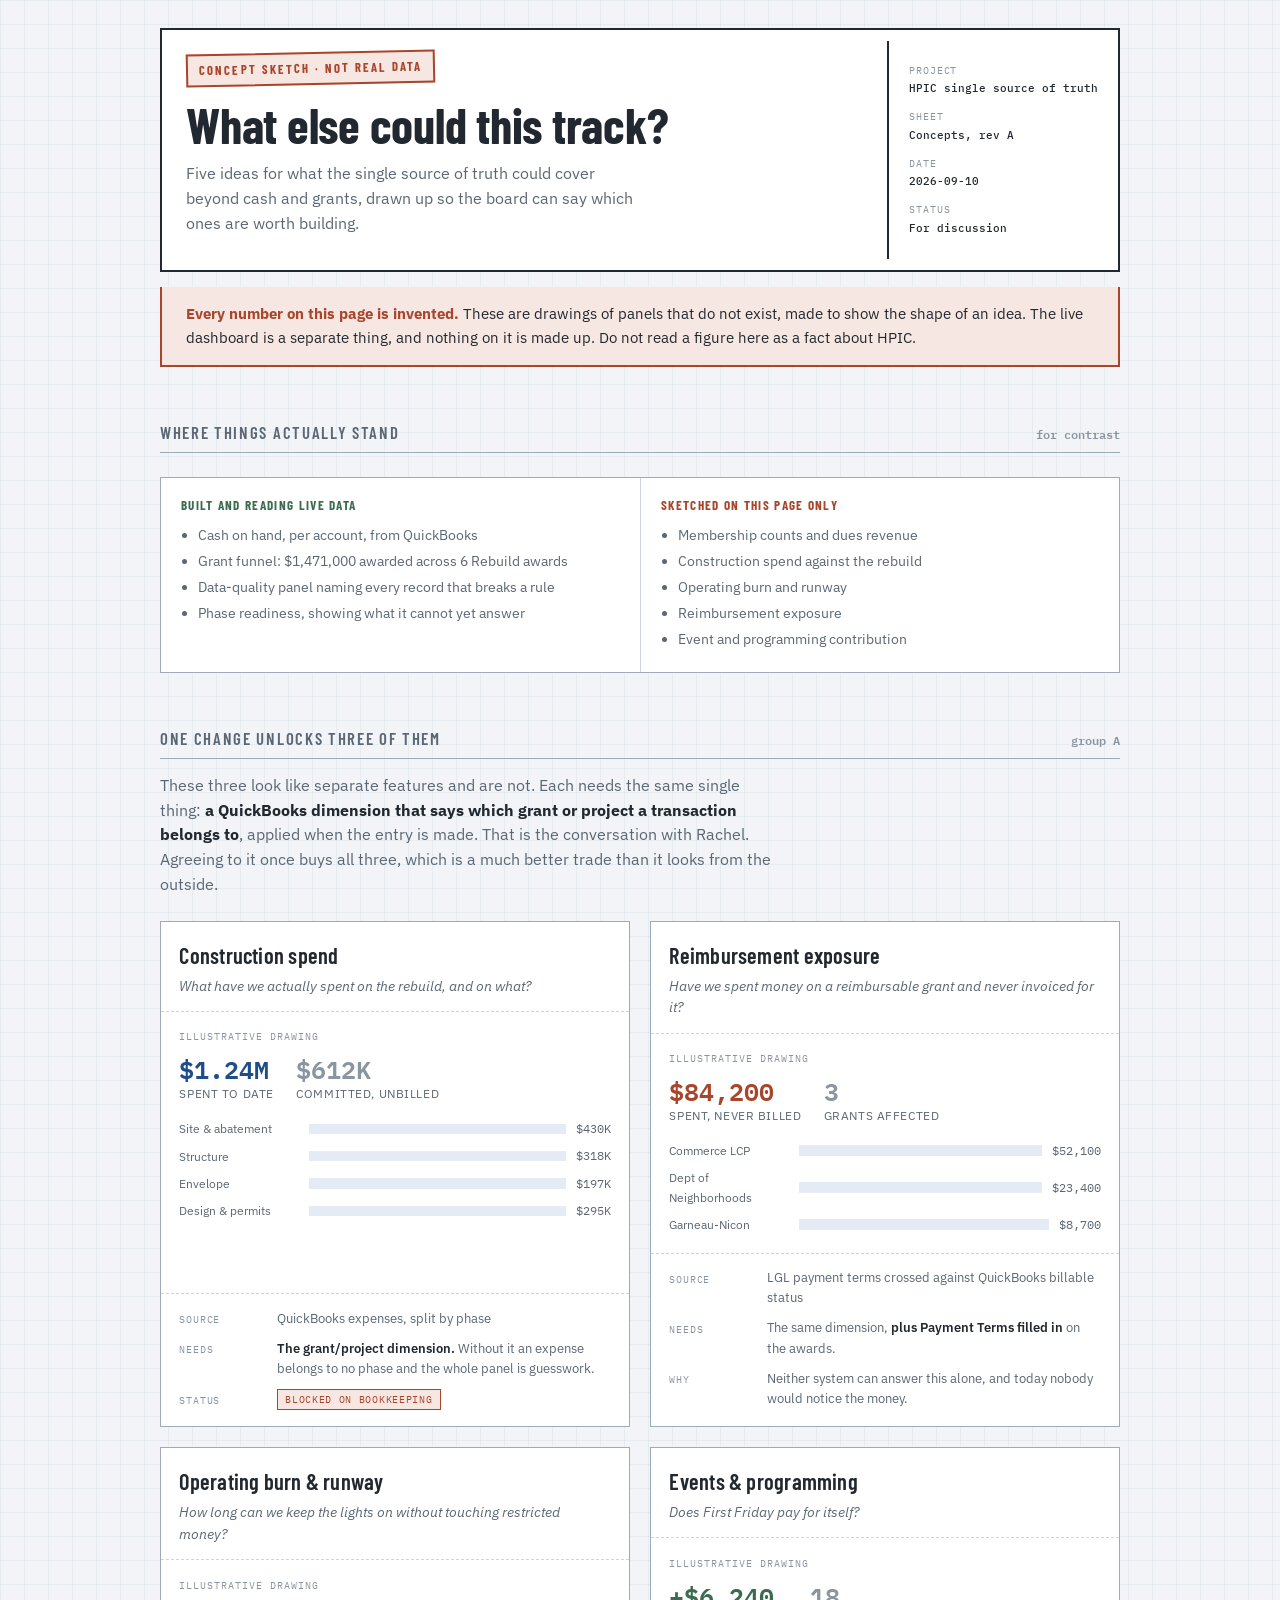
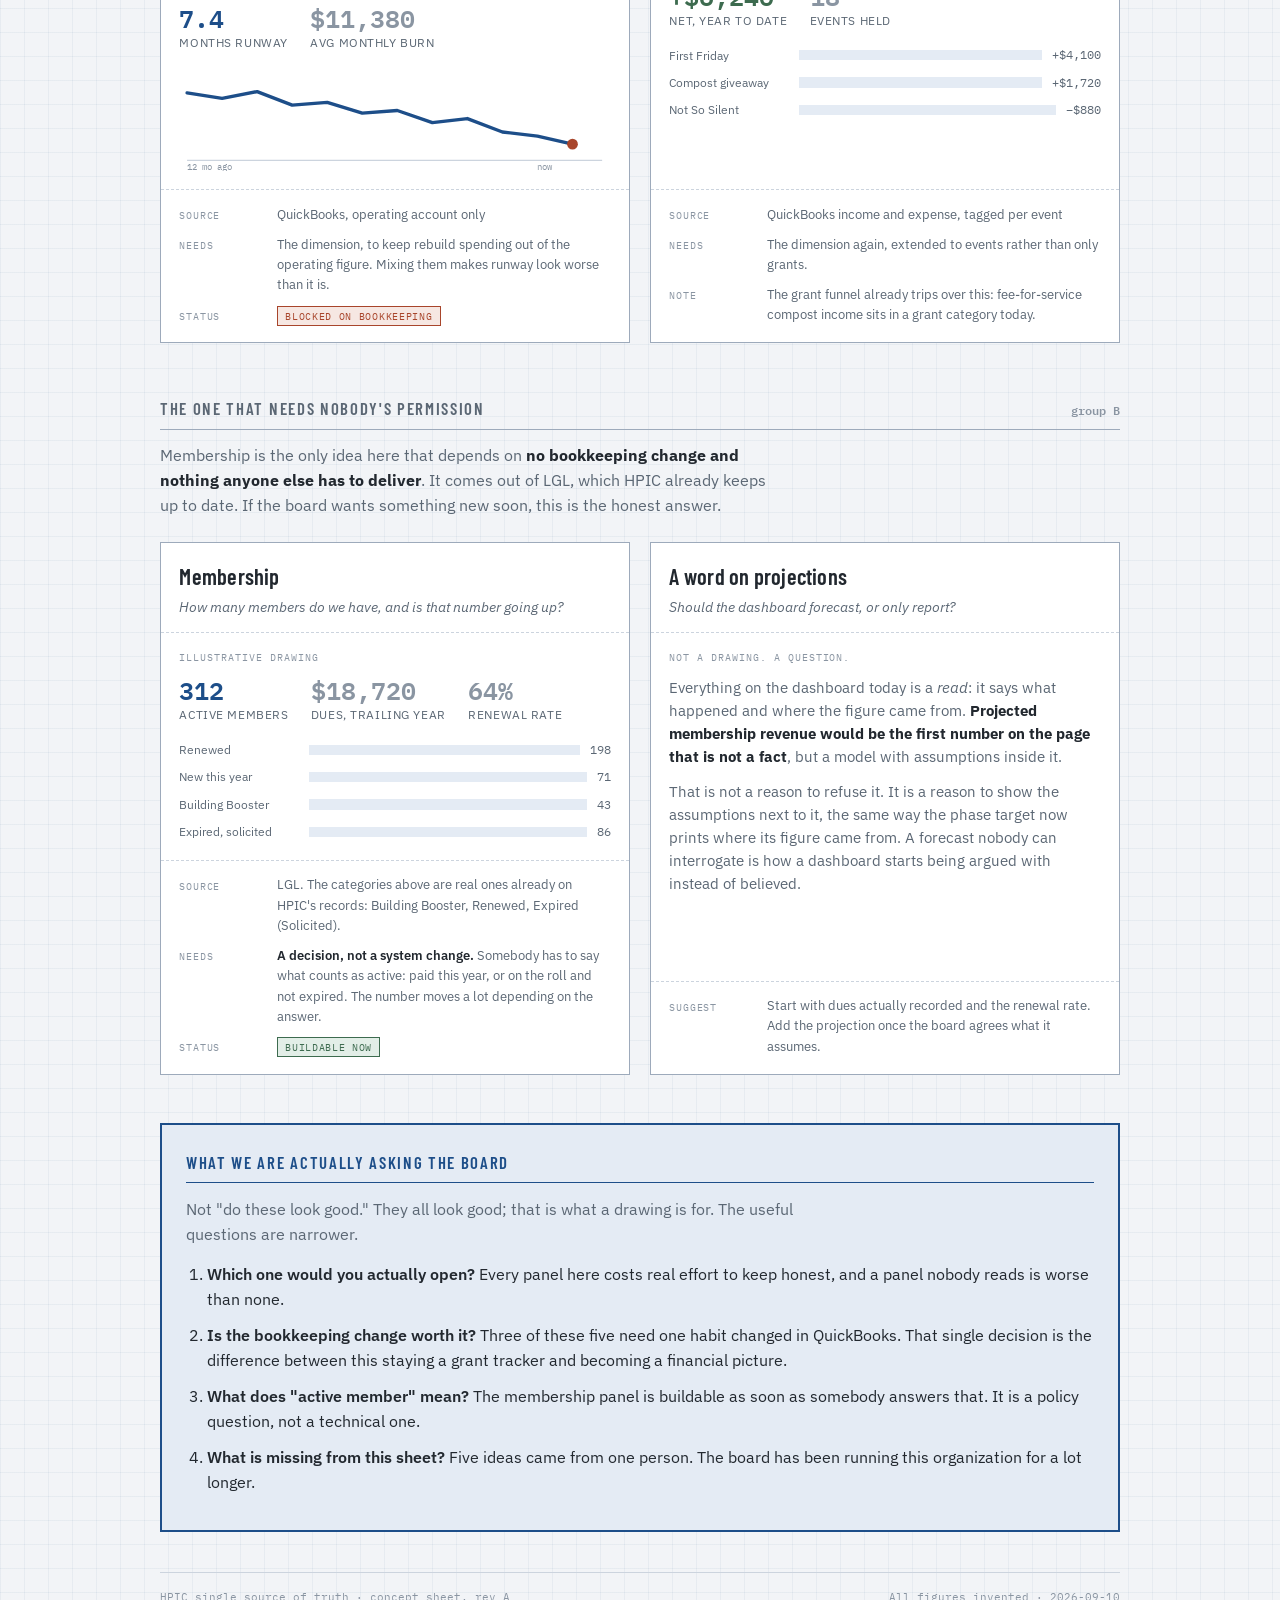
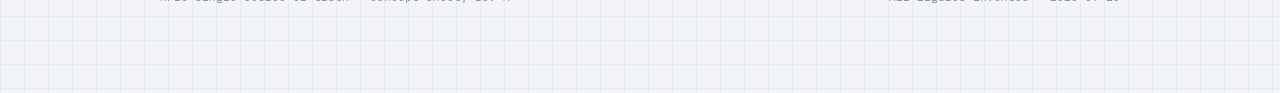
<file: web/public/concept-sheet-2026-09-10.html>
<!doctype html>
<html lang="en">
<head>
<meta charset="utf-8">
<meta name="viewport" content="width=device-width, initial-scale=1">
<meta name="robots" content="noindex">
<title>What Else Could This Track?</title>
<link rel="stylesheet" href="https://fonts.googleapis.com/css2?family=Barlow+Condensed:wght@500;600;700&family=IBM+Plex+Mono:wght@400;500;600&family=IBM+Plex+Sans:wght@400;500;600&display=swap">
<style>
  :root {
    --paper: #f2f4f7;
    --sheet: #ffffff;
    --ink: #22282f;
    --ink-soft: #5b6774;
    --ink-faint: #8a95a2;
    --blue: #1d4e89;
    --blue-wash: #e4ebf4;
    --clay: #a8452b;
    --clay-wash: #f6e7e2;
    --moss: #3d6b4f;
    --moss-wash: #e2eee7;
    --rule: #ccd4de;
    --rule-hard: #9daabb;
    --grid: rgba(29, 78, 137, 0.055);
  }
  @media (prefers-color-scheme: dark) {
    :root:not([data-theme="light"]) {
      --paper: #14181d;
      --sheet: #1b2028;
      --ink: #e6ebf1;
      --ink-soft: #a3b0bf;
      --ink-faint: #74818f;
      --blue: #7aa9e0;
      --blue-wash: #1c2a3a;
      --clay: #e08a6d;
      --clay-wash: #33221c;
      --moss: #7fbf97;
      --moss-wash: #1c2b22;
      --rule: #2e3742;
      --rule-hard: #47535f;
      --grid: rgba(122, 169, 224, 0.06);
    }
  }
  :root[data-theme="dark"] {
    --paper: #14181d;
    --sheet: #1b2028;
    --ink: #e6ebf1;
    --ink-soft: #a3b0bf;
    --ink-faint: #74818f;
    --blue: #7aa9e0;
    --blue-wash: #1c2a3a;
    --clay: #e08a6d;
    --clay-wash: #33221c;
    --moss: #7fbf97;
    --moss-wash: #1c2b22;
    --rule: #2e3742;
    --rule-hard: #47535f;
    --grid: rgba(122, 169, 224, 0.06);
  }

  body {
    background-color: var(--paper);
    background-image:
      linear-gradient(var(--grid) 1px, transparent 1px),
      linear-gradient(90deg, var(--grid) 1px, transparent 1px);
    background-size: 24px 24px;
    color: var(--ink);
    font-family: "IBM Plex Sans", system-ui, -apple-system, sans-serif;
    line-height: 1.55;
    padding: 0 1.25rem 5rem;
  }
  .wrap { max-width: 60rem; margin: 0 auto; }

  /* --- Masthead: a drawing's title block --- */
  .titleblock {
    border: 2px solid var(--ink);
    background: var(--sheet);
    margin: 1.75rem 0 0;
    display: grid;
    grid-template-columns: 1fr auto;
  }
  .titleblock-main { padding: 1.35rem 1.5rem 1.5rem; }
  .stamp {
    font-family: "Barlow Condensed", "Arial Narrow", sans-serif;
    font-weight: 700;
    letter-spacing: 0.16em;
    text-transform: uppercase;
    font-size: 0.8rem;
    color: var(--clay);
    border: 2px solid var(--clay);
    background: var(--clay-wash);
    padding: 0.3rem 0.7rem;
    display: inline-block;
    transform: rotate(-1.2deg);
    margin-bottom: 0.9rem;
  }
  h1 {
    font-family: "Barlow Condensed", "Arial Narrow", sans-serif;
    font-weight: 700;
    font-size: clamp(2.1rem, 6vw, 3.1rem);
    line-height: 1.02;
    letter-spacing: -0.005em;
    margin: 0 0 0.6rem;
    text-wrap: balance;
  }
  .standfirst { color: var(--ink-soft); max-width: 46ch; margin: 0; font-size: 1.02rem; }
  .titleblock-meta {
    border-left: 2px solid var(--ink);
    padding: 1.35rem 1.25rem;
    font-family: "IBM Plex Mono", ui-monospace, monospace;
    font-size: 0.7rem;
    color: var(--ink-soft);
    display: flex;
    flex-direction: column;
    gap: 0.75rem;
    min-width: 11rem;
  }
  .titleblock-meta dt {
    text-transform: uppercase;
    letter-spacing: 0.09em;
    color: var(--ink-faint);
    font-size: 0.63rem;
  }
  .titleblock-meta dd { margin: 0.1rem 0 0; color: var(--ink); font-weight: 500; }

  /* --- The warning that this is not the real tool --- */
  .caution {
    border: 2px solid var(--clay);
    border-top: none;
    background: var(--clay-wash);
    color: var(--ink);
    padding: 0.95rem 1.5rem;
    font-size: 0.95rem;
  }
  .caution strong { color: var(--clay); }

  h2 {
    font-family: "Barlow Condensed", "Arial Narrow", sans-serif;
    font-weight: 600;
    text-transform: uppercase;
    letter-spacing: 0.1em;
    font-size: 1.05rem;
    color: var(--ink-soft);
    margin: 3.25rem 0 0;
    padding-bottom: 0.45rem;
    border-bottom: 1px solid var(--rule-hard);
    display: flex;
    justify-content: space-between;
    align-items: baseline;
    gap: 1rem;
  }
  h2 .count {
    font-family: "IBM Plex Mono", ui-monospace, monospace;
    font-size: 0.72rem;
    letter-spacing: 0;
    color: var(--ink-faint);
    text-transform: none;
  }
  .lede { color: var(--ink-soft); margin: 0.85rem 0 1.5rem; max-width: 62ch; }
  .lede strong { color: var(--ink); }

  /* --- Concept sheets --- */
  .sheets { display: grid; gap: 1.25rem; }
  @media (min-width: 46rem) { .sheets { grid-template-columns: 1fr 1fr; } }

  .sheet {
    background: var(--sheet);
    border: 1px solid var(--rule-hard);
    display: flex;
    flex-direction: column;
  }
  .sheet-head {
    padding: 1rem 1.15rem 0.85rem;
    border-bottom: 1px dashed var(--rule);
  }
  .sheet h3 {
    font-family: "Barlow Condensed", "Arial Narrow", sans-serif;
    font-weight: 600;
    font-size: 1.4rem;
    margin: 0 0 0.2rem;
    letter-spacing: 0.01em;
  }
  .asks {
    font-size: 0.88rem;
    color: var(--ink-soft);
    margin: 0;
    font-style: italic;
  }

  /* Mock figures: obviously a drawing, never a readout */
  .mock { padding: 1.15rem; border-bottom: 1px dashed var(--rule); flex: 1; }
  .mock-note {
    font-family: "IBM Plex Mono", ui-monospace, monospace;
    font-size: 0.6rem;
    text-transform: uppercase;
    letter-spacing: 0.1em;
    color: var(--ink-faint);
    margin: 0 0 0.7rem;
  }
  .figs { display: flex; gap: 1.4rem; flex-wrap: wrap; }
  .fig { display: flex; flex-direction: column; gap: 0.1rem; }
  .fig-val {
    font-family: "IBM Plex Mono", ui-monospace, monospace;
    font-size: 1.55rem;
    font-weight: 600;
    font-variant-numeric: tabular-nums;
    color: var(--blue);
    line-height: 1.1;
  }
  .fig-val.muted { color: var(--ink-faint); }
  .fig-lab {
    font-size: 0.72rem;
    color: var(--ink-soft);
    text-transform: uppercase;
    letter-spacing: 0.05em;
  }

  .bars { display: flex; flex-direction: column; gap: 0.5rem; margin-top: 1rem; }
  .bar-row { display: grid; grid-template-columns: 7.5rem 1fr auto; align-items: center; gap: 0.6rem; font-size: 0.78rem; }
  .bar-lab { color: var(--ink-soft); }
  .bar-track { background: var(--blue-wash); height: 0.65rem; position: relative; }
  .bar-fill { background: var(--blue); height: 100%; }
  .bar-fill.clay { background: var(--clay); }
  .bar-fill.moss { background: var(--moss); }
  .bar-num {
    font-family: "IBM Plex Mono", ui-monospace, monospace;
    font-size: 0.72rem;
    color: var(--ink-soft);
    font-variant-numeric: tabular-nums;
  }

  .spark { display: block; width: 100%; height: auto; margin-top: 0.9rem; }

  .sheet-foot { padding: 0.9rem 1.15rem 1.05rem; display: grid; gap: 0.6rem; }
  .meta-line { display: grid; grid-template-columns: 5.4rem 1fr; gap: 0.7rem; font-size: 0.82rem; align-items: start; }
  .meta-key {
    font-family: "IBM Plex Mono", ui-monospace, monospace;
    font-size: 0.62rem;
    text-transform: uppercase;
    letter-spacing: 0.08em;
    color: var(--ink-faint);
    padding-top: 0.22rem;
  }
  .meta-val { color: var(--ink-soft); }
  .meta-val strong { color: var(--ink); font-weight: 600; }

  .flag {
    font-family: "IBM Plex Mono", ui-monospace, monospace;
    font-size: 0.62rem;
    text-transform: uppercase;
    letter-spacing: 0.07em;
    padding: 0.16rem 0.45rem;
    border: 1px solid currentColor;
    white-space: nowrap;
  }
  .flag.ready { color: var(--moss); background: var(--moss-wash); }
  .flag.blocked { color: var(--clay); background: var(--clay-wash); }

  /* --- Real-vs-sketch legend --- */
  .legend {
    display: grid;
    gap: 0;
    border: 1px solid var(--rule-hard);
    background: var(--sheet);
    margin-top: 1.5rem;
  }
  @media (min-width: 40rem) { .legend { grid-template-columns: 1fr 1fr; } }
  .legend-col { padding: 1.1rem 1.25rem; }
  .legend-col + .legend-col { border-top: 1px solid var(--rule); }
  @media (min-width: 40rem) {
    .legend-col + .legend-col { border-top: none; border-left: 1px solid var(--rule); }
  }
  .legend-col h4 {
    font-family: "Barlow Condensed", "Arial Narrow", sans-serif;
    text-transform: uppercase;
    letter-spacing: 0.1em;
    font-size: 0.82rem;
    margin: 0 0 0.6rem;
  }
  .legend-col.real h4 { color: var(--moss); }
  .legend-col.sketch h4 { color: var(--clay); }
  .legend-col ul { margin: 0; padding-left: 1.05rem; font-size: 0.88rem; color: var(--ink-soft); }
  .legend-col li { margin-bottom: 0.25rem; }

  /* --- Closing decision --- */
  .decision {
    border: 2px solid var(--blue);
    background: var(--blue-wash);
    padding: 1.5rem;
    margin-top: 3rem;
  }
  .decision h2 { margin-top: 0; border-bottom-color: var(--blue); color: var(--blue); }
  .decision ol { margin: 1rem 0 0; padding-left: 1.3rem; }
  .decision li { margin-bottom: 0.7rem; }
  .decision li strong { font-weight: 600; }

  footer {
    margin-top: 2.5rem;
    padding-top: 1rem;
    border-top: 1px solid var(--rule);
    font-family: "IBM Plex Mono", ui-monospace, monospace;
    font-size: 0.68rem;
    color: var(--ink-faint);
    display: flex;
    justify-content: space-between;
    gap: 1rem;
    flex-wrap: wrap;
  }
</style>
</head>
<body>

<div class="wrap">

  <div class="titleblock">
    <div class="titleblock-main">
      <span class="stamp">Concept sketch &middot; not real data</span>
      <h1>What else could this track?</h1>
      <p class="standfirst">
        Five ideas for what the single source of truth could cover beyond cash and
        grants, drawn up so the board can say which ones are worth building.
      </p>
    </div>
    <dl class="titleblock-meta">
      <div><dt>Project</dt><dd>HPIC single source of truth</dd></div>
      <div><dt>Sheet</dt><dd>Concepts, rev A</dd></div>
      <div><dt>Date</dt><dd>2026-09-10</dd></div>
      <div><dt>Status</dt><dd>For discussion</dd></div>
    </dl>
  </div>

  <p class="caution">
    <strong>Every number on this page is invented.</strong> These are drawings of
    panels that do not exist, made to show the shape of an idea. The live dashboard
    is a separate thing, and nothing on it is made up. Do not read a figure here as
    a fact about HPIC.
  </p>

  <h2>Where things actually stand <span class="count">for contrast</span></h2>
  <div class="legend">
    <div class="legend-col real">
      <h4>Built and reading live data</h4>
      <ul>
        <li>Cash on hand, per account, from QuickBooks</li>
        <li>Grant funnel: $1,471,000 awarded across 6 Rebuild awards</li>
        <li>Data-quality panel naming every record that breaks a rule</li>
        <li>Phase readiness, showing what it cannot yet answer</li>
      </ul>
    </div>
    <div class="legend-col sketch">
      <h4>Sketched on this page only</h4>
      <ul>
        <li>Membership counts and dues revenue</li>
        <li>Construction spend against the rebuild</li>
        <li>Operating burn and runway</li>
        <li>Reimbursement exposure</li>
        <li>Event and programming contribution</li>
      </ul>
    </div>
  </div>

  <h2>One change unlocks three of them <span class="count">group A</span></h2>
  <p class="lede">
    These three look like separate features and are not. Each needs the same single
    thing: <strong>a QuickBooks dimension that says which grant or project a
    transaction belongs to</strong>, applied when the entry is made. That is the
    conversation with Rachel. Agreeing to it once buys all three, which is a much
    better trade than it looks from the outside.
  </p>

  <div class="sheets">

    <article class="sheet">
      <div class="sheet-head">
        <h3>Construction spend</h3>
        <p class="asks">What have we actually spent on the rebuild, and on what?</p>
      </div>
      <div class="mock">
        <p class="mock-note">Illustrative drawing</p>
        <div class="figs">
          <div class="fig"><span class="fig-val">$1.24M</span><span class="fig-lab">spent to date</span></div>
          <div class="fig"><span class="fig-val muted">$612K</span><span class="fig-lab">committed, unbilled</span></div>
        </div>
        <div class="bars">
          <div class="bar-row"><span class="bar-lab">Site &amp; abatement</span><span class="bar-track"><span class="bar-fill" style="width:96%"></span></span><span class="bar-num">$430K</span></div>
          <div class="bar-row"><span class="bar-lab">Structure</span><span class="bar-track"><span class="bar-fill" style="width:71%"></span></span><span class="bar-num">$318K</span></div>
          <div class="bar-row"><span class="bar-lab">Envelope</span><span class="bar-track"><span class="bar-fill" style="width:44%"></span></span><span class="bar-num">$197K</span></div>
          <div class="bar-row"><span class="bar-lab">Design &amp; permits</span><span class="bar-track"><span class="bar-fill" style="width:66%"></span></span><span class="bar-num">$295K</span></div>
        </div>
      </div>
      <div class="sheet-foot">
        <div class="meta-line"><span class="meta-key">Source</span><span class="meta-val">QuickBooks expenses, split by phase</span></div>
        <div class="meta-line"><span class="meta-key">Needs</span><span class="meta-val"><strong>The grant/project dimension.</strong> Without it an expense belongs to no phase and the whole panel is guesswork.</span></div>
        <div class="meta-line"><span class="meta-key">Status</span><span class="meta-val"><span class="flag blocked">Blocked on bookkeeping</span></span></div>
      </div>
    </article>

    <article class="sheet">
      <div class="sheet-head">
        <h3>Reimbursement exposure</h3>
        <p class="asks">Have we spent money on a reimbursable grant and never invoiced for it?</p>
      </div>
      <div class="mock">
        <p class="mock-note">Illustrative drawing</p>
        <div class="figs">
          <div class="fig"><span class="fig-val" style="color:var(--clay)">$84,200</span><span class="fig-lab">spent, never billed</span></div>
          <div class="fig"><span class="fig-val muted">3</span><span class="fig-lab">grants affected</span></div>
        </div>
        <div class="bars">
          <div class="bar-row"><span class="bar-lab">Commerce LCP</span><span class="bar-track"><span class="bar-fill clay" style="width:62%"></span></span><span class="bar-num">$52,100</span></div>
          <div class="bar-row"><span class="bar-lab">Dept of Neighborhoods</span><span class="bar-track"><span class="bar-fill clay" style="width:28%"></span></span><span class="bar-num">$23,400</span></div>
          <div class="bar-row"><span class="bar-lab">Garneau-Nicon</span><span class="bar-track"><span class="bar-fill clay" style="width:10%"></span></span><span class="bar-num">$8,700</span></div>
        </div>
      </div>
      <div class="sheet-foot">
        <div class="meta-line"><span class="meta-key">Source</span><span class="meta-val">LGL payment terms crossed against QuickBooks billable status</span></div>
        <div class="meta-line"><span class="meta-key">Needs</span><span class="meta-val">The same dimension, <strong>plus Payment Terms filled in</strong> on the awards.</span></div>
        <div class="meta-line"><span class="meta-key">Why</span><span class="meta-val">Neither system can answer this alone, and today nobody would notice the money.</span></div>
      </div>
    </article>

    <article class="sheet">
      <div class="sheet-head">
        <h3>Operating burn &amp; runway</h3>
        <p class="asks">How long can we keep the lights on without touching restricted money?</p>
      </div>
      <div class="mock">
        <p class="mock-note">Illustrative drawing</p>
        <div class="figs">
          <div class="fig"><span class="fig-val">7.4</span><span class="fig-lab">months runway</span></div>
          <div class="fig"><span class="fig-val muted">$11,380</span><span class="fig-lab">avg monthly burn</span></div>
        </div>
        <svg class="spark" viewBox="0 0 320 78" role="img" aria-label="Illustrative monthly operating balance trending down over twelve months">
          <polyline points="6,20 32,24 58,19 84,29 110,27 136,35 162,33 188,42 214,39 240,49 266,52 292,58"
                    fill="none" stroke="var(--blue)" stroke-width="2.5" stroke-linejoin="round" stroke-linecap="round"></polyline>
          <circle cx="292" cy="58" r="4" fill="var(--clay)"></circle>
          <line x1="6" y1="70" x2="314" y2="70" stroke="var(--rule)" stroke-width="1"></line>
          <text x="6" y="77" font-family="IBM Plex Mono, monospace" font-size="7" fill="var(--ink-faint)">12 mo ago</text>
          <text x="266" y="77" font-family="IBM Plex Mono, monospace" font-size="7" fill="var(--ink-faint)">now</text>
        </svg>
      </div>
      <div class="sheet-foot">
        <div class="meta-line"><span class="meta-key">Source</span><span class="meta-val">QuickBooks, operating account only</span></div>
        <div class="meta-line"><span class="meta-key">Needs</span><span class="meta-val">The dimension, to keep rebuild spending out of the operating figure. Mixing them makes runway look worse than it is.</span></div>
        <div class="meta-line"><span class="meta-key">Status</span><span class="meta-val"><span class="flag blocked">Blocked on bookkeeping</span></span></div>
      </div>
    </article>

    <article class="sheet">
      <div class="sheet-head">
        <h3>Events &amp; programming</h3>
        <p class="asks">Does First Friday pay for itself?</p>
      </div>
      <div class="mock">
        <p class="mock-note">Illustrative drawing</p>
        <div class="figs">
          <div class="fig"><span class="fig-val" style="color:var(--moss)">+$6,240</span><span class="fig-lab">net, year to date</span></div>
          <div class="fig"><span class="fig-val muted">18</span><span class="fig-lab">events held</span></div>
        </div>
        <div class="bars">
          <div class="bar-row"><span class="bar-lab">First Friday</span><span class="bar-track"><span class="bar-fill moss" style="width:74%"></span></span><span class="bar-num">+$4,100</span></div>
          <div class="bar-row"><span class="bar-lab">Compost giveaway</span><span class="bar-track"><span class="bar-fill moss" style="width:31%"></span></span><span class="bar-num">+$1,720</span></div>
          <div class="bar-row"><span class="bar-lab">Not So Silent</span><span class="bar-track"><span class="bar-fill clay" style="width:16%"></span></span><span class="bar-num">&minus;$880</span></div>
        </div>
      </div>
      <div class="sheet-foot">
        <div class="meta-line"><span class="meta-key">Source</span><span class="meta-val">QuickBooks income and expense, tagged per event</span></div>
        <div class="meta-line"><span class="meta-key">Needs</span><span class="meta-val">The dimension again, extended to events rather than only grants.</span></div>
        <div class="meta-line"><span class="meta-key">Note</span><span class="meta-val">The grant funnel already trips over this: fee-for-service compost income sits in a grant category today.</span></div>
      </div>
    </article>

  </div>

  <h2>The one that needs nobody's permission <span class="count">group B</span></h2>
  <p class="lede">
    Membership is the only idea here that depends on <strong>no bookkeeping change and
    nothing anyone else has to deliver</strong>. It comes out of LGL, which HPIC already
    keeps up to date. If the board wants something new soon, this is the honest answer.
  </p>

  <div class="sheets">
    <article class="sheet">
      <div class="sheet-head">
        <h3>Membership</h3>
        <p class="asks">How many members do we have, and is that number going up?</p>
      </div>
      <div class="mock">
        <p class="mock-note">Illustrative drawing</p>
        <div class="figs">
          <div class="fig"><span class="fig-val">312</span><span class="fig-lab">active members</span></div>
          <div class="fig"><span class="fig-val muted">$18,720</span><span class="fig-lab">dues, trailing year</span></div>
          <div class="fig"><span class="fig-val muted">64%</span><span class="fig-lab">renewal rate</span></div>
        </div>
        <div class="bars">
          <div class="bar-row"><span class="bar-lab">Renewed</span><span class="bar-track"><span class="bar-fill" style="width:66%"></span></span><span class="bar-num">198</span></div>
          <div class="bar-row"><span class="bar-lab">New this year</span><span class="bar-track"><span class="bar-fill moss" style="width:24%"></span></span><span class="bar-num">71</span></div>
          <div class="bar-row"><span class="bar-lab">Building Booster</span><span class="bar-track"><span class="bar-fill" style="width:14%"></span></span><span class="bar-num">43</span></div>
          <div class="bar-row"><span class="bar-lab">Expired, solicited</span><span class="bar-track"><span class="bar-fill clay" style="width:29%"></span></span><span class="bar-num">86</span></div>
        </div>
      </div>
      <div class="sheet-foot">
        <div class="meta-line"><span class="meta-key">Source</span><span class="meta-val">LGL. The categories above are real ones already on HPIC's records: Building Booster, Renewed, Expired (Solicited).</span></div>
        <div class="meta-line"><span class="meta-key">Needs</span><span class="meta-val"><strong>A decision, not a system change.</strong> Somebody has to say what counts as active: paid this year, or on the roll and not expired. The number moves a lot depending on the answer.</span></div>
        <div class="meta-line"><span class="meta-key">Status</span><span class="meta-val"><span class="flag ready">Buildable now</span></span></div>
      </div>
    </article>

    <article class="sheet">
      <div class="sheet-head">
        <h3>A word on projections</h3>
        <p class="asks">Should the dashboard forecast, or only report?</p>
      </div>
      <div class="mock">
        <p class="mock-note">Not a drawing. A question.</p>
        <p style="margin:0 0 0.8rem; font-size:0.92rem; color:var(--ink-soft);">
          Everything on the dashboard today is a <em>read</em>: it says what happened
          and where the figure came from. <strong style="color:var(--ink)">Projected
          membership revenue would be the first number on the page that is not a
          fact</strong>, but a model with assumptions inside it.
        </p>
        <p style="margin:0; font-size:0.92rem; color:var(--ink-soft);">
          That is not a reason to refuse it. It is a reason to show the assumptions
          next to it, the same way the phase target now prints where its figure came
          from. A forecast nobody can interrogate is how a dashboard starts being
          argued with instead of believed.
        </p>
      </div>
      <div class="sheet-foot">
        <div class="meta-line"><span class="meta-key">Suggest</span><span class="meta-val">Start with dues actually recorded and the renewal rate. Add the projection once the board agrees what it assumes.</span></div>
      </div>
    </article>
  </div>

  <div class="decision">
    <h2>What we are actually asking the board</h2>
    <p class="lede" style="margin-bottom:0;">
      Not "do these look good." They all look good; that is what a drawing is for.
      The useful questions are narrower.
    </p>
    <ol>
      <li><strong>Which one would you actually open?</strong> Every panel here costs
        real effort to keep honest, and a panel nobody reads is worse than none.</li>
      <li><strong>Is the bookkeeping change worth it?</strong> Three of these five
        need one habit changed in QuickBooks. That single decision is the difference
        between this staying a grant tracker and becoming a financial picture.</li>
      <li><strong>What does "active member" mean?</strong> The membership panel is
        buildable as soon as somebody answers that. It is a policy question, not a
        technical one.</li>
      <li><strong>What is missing from this sheet?</strong> Five ideas came from one
        person. The board has been running this organization for a lot longer.</li>
    </ol>
  </div>

  <footer>
    <span>HPIC single source of truth &middot; concept sheet, rev A</span>
    <span>All figures invented &middot; 2026-09-10</span>
  </footer>

</div>
</body>
</html>
</file>
